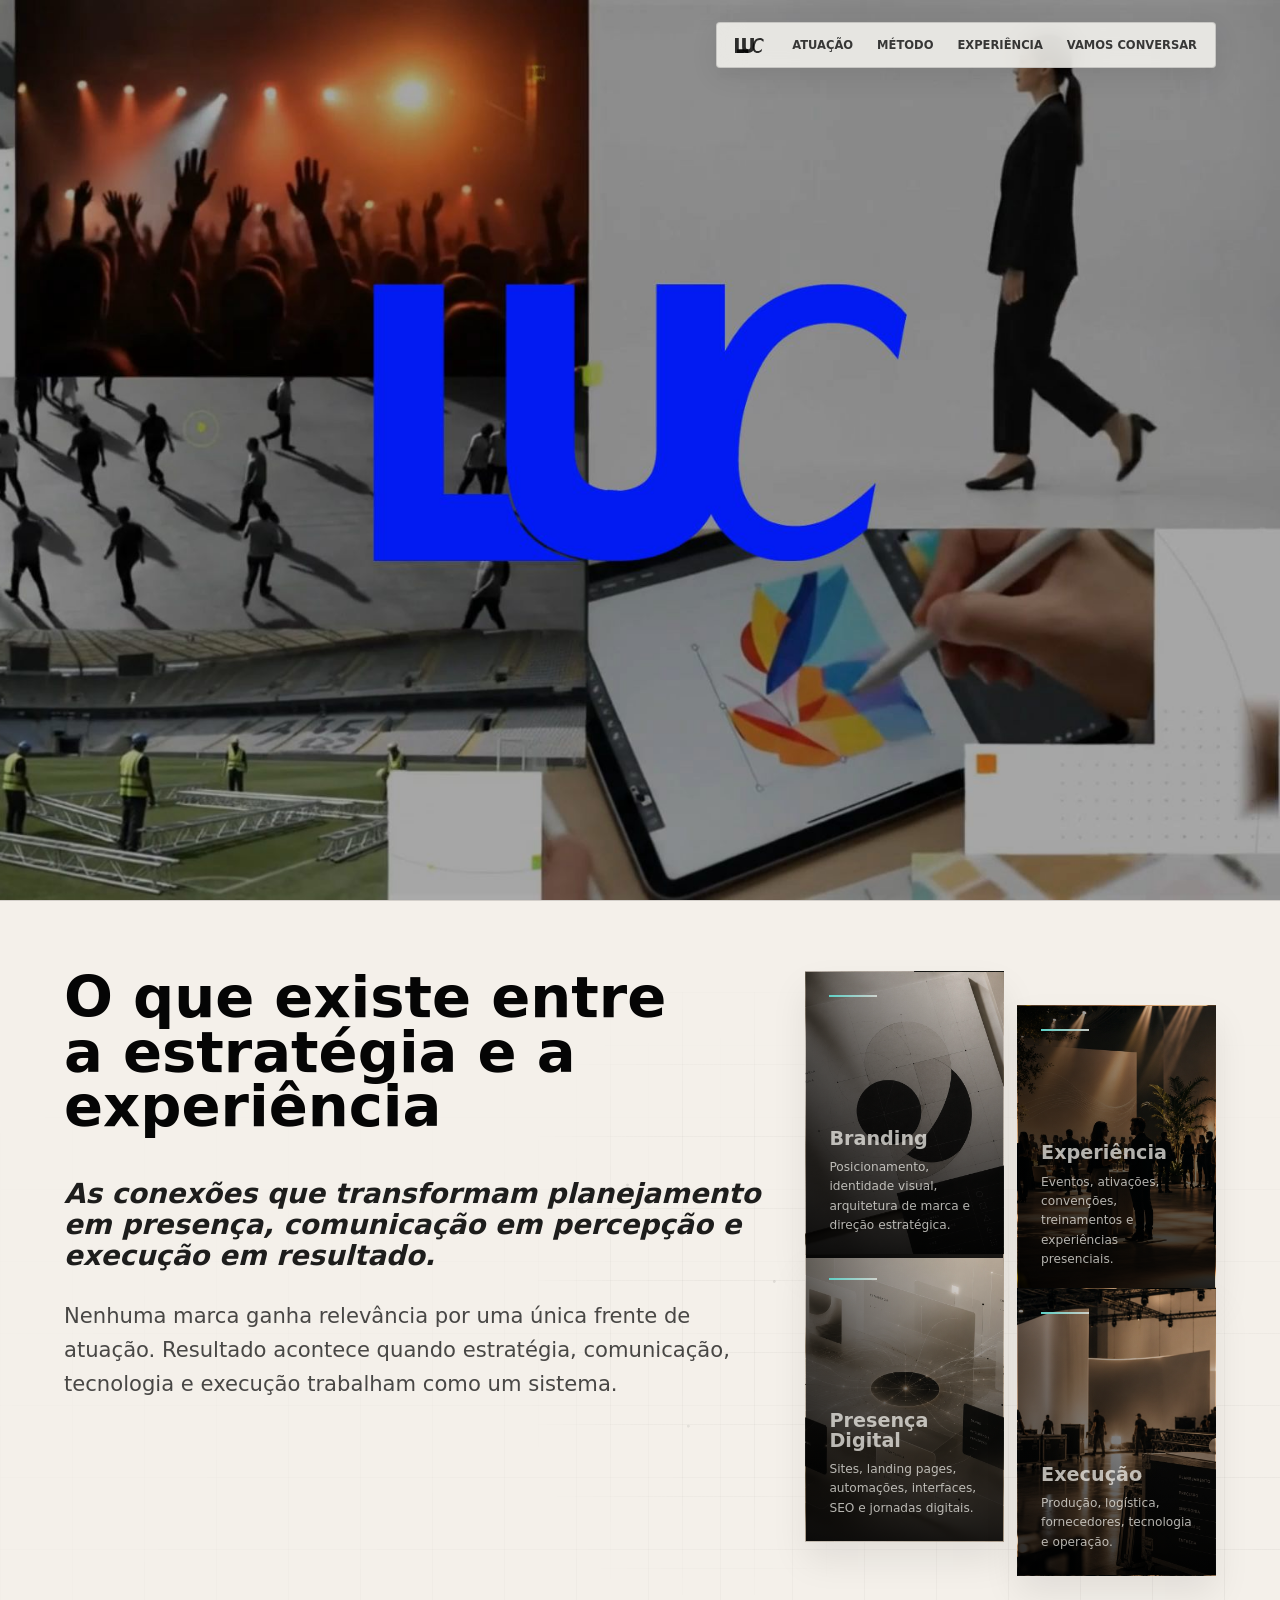
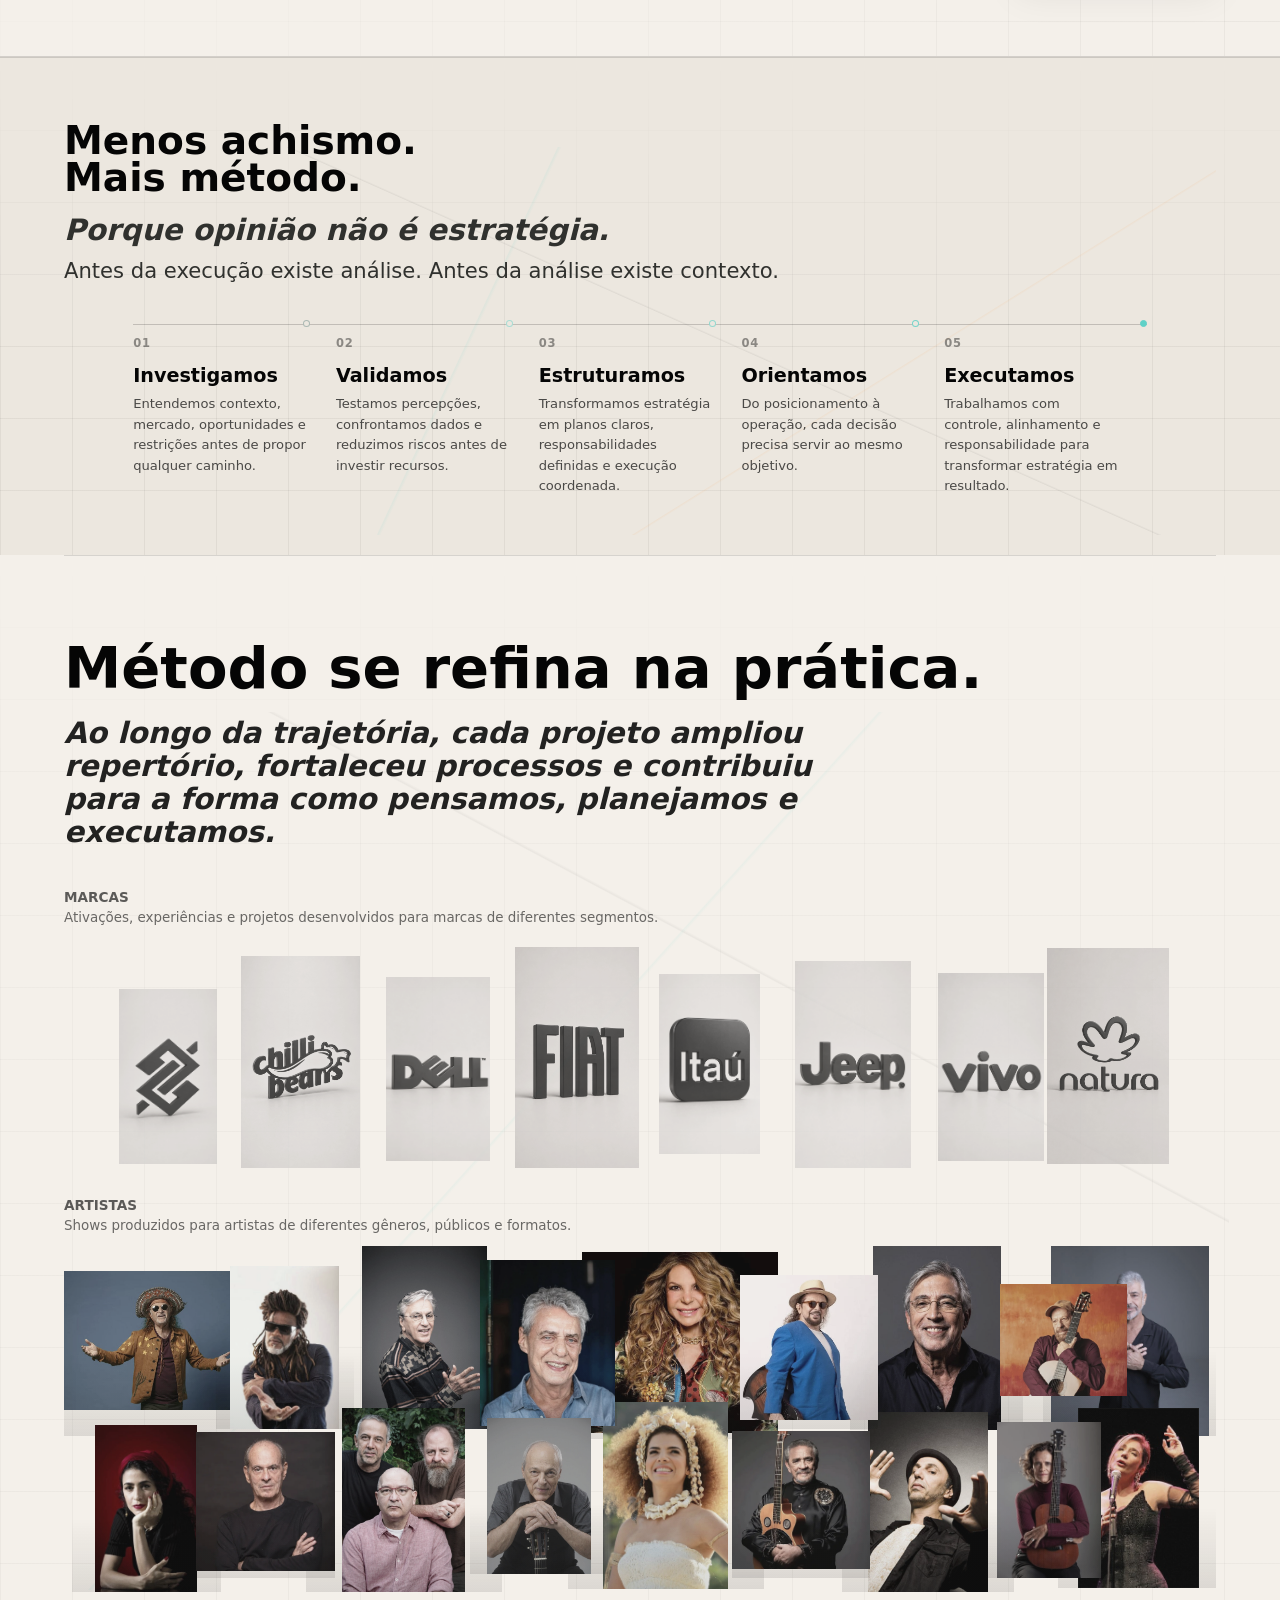
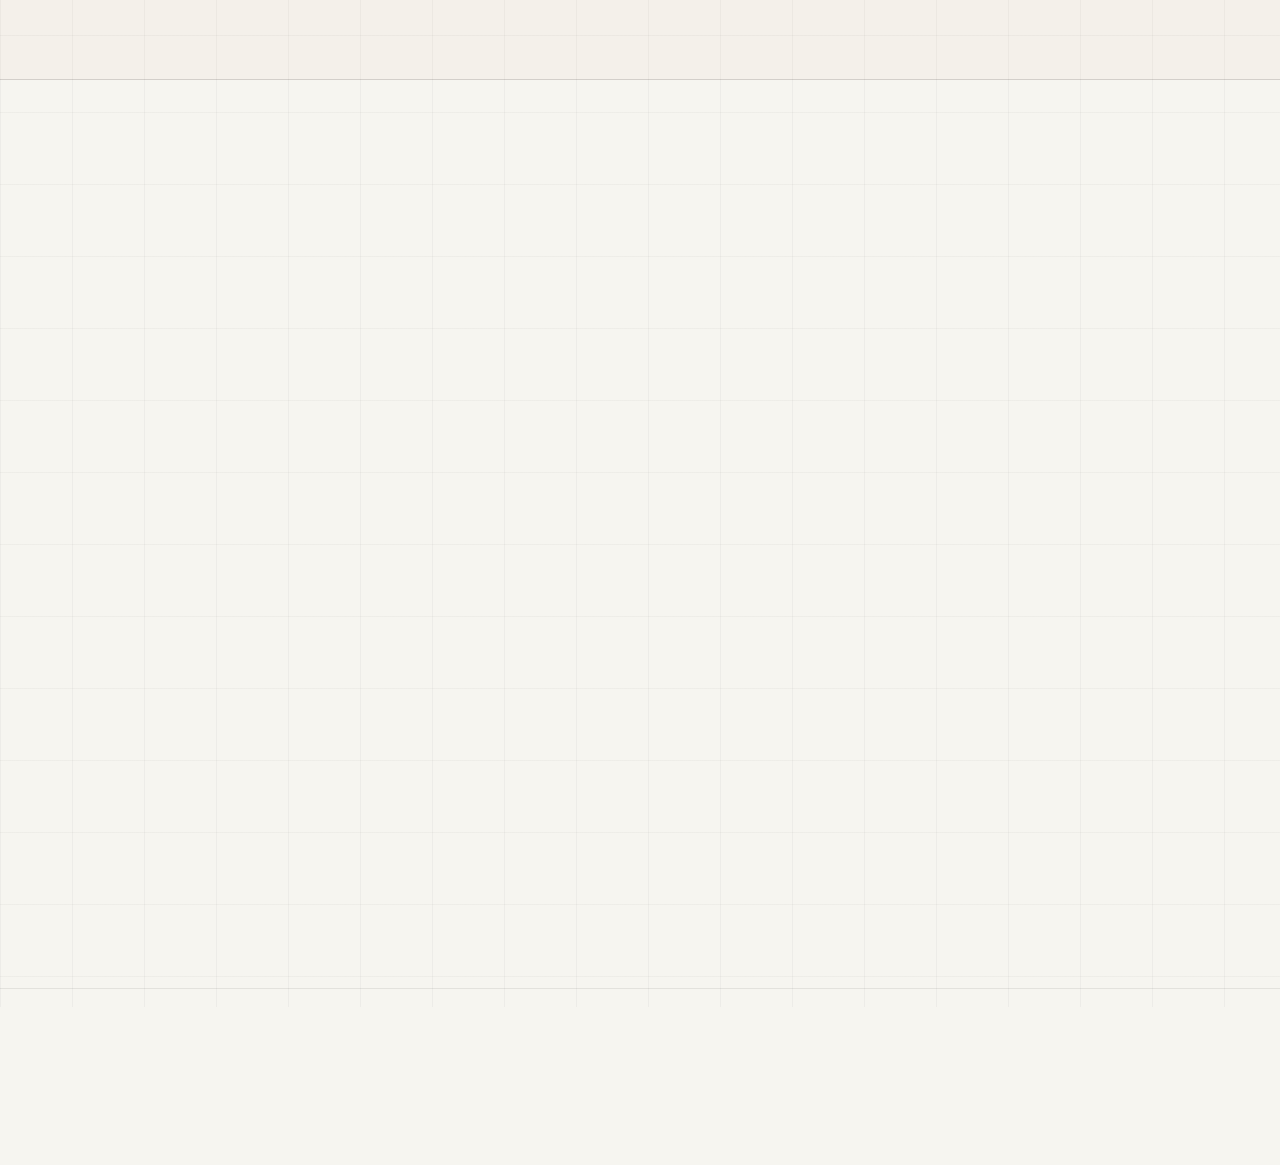
<file: index.html>
<!doctype html>
<html lang="pt-BR">
  <head>
    <meta charset="utf-8" />
    <meta name="viewport" content="width=device-width, initial-scale=1" />
    <title>LUC Creative & Co | Branding, Eventos e Tecnologia</title>
    <meta
      name="description"
      content="Estratégia e criatividade. Com tecnologia aplicada. Tudo o que sua marca precisa para transformar planejamento em presença, comunicação em percepção e execução em resultado."
    />
    <meta name="robots" content="index, follow, max-image-preview:large" />
    <meta name="referrer" content="strict-origin-when-cross-origin" />
    <meta name="theme-color" content="#f4f0ea" />
    <link rel="canonical" href="https://somosluc.com.br/" />
    <link rel="icon" href="assets/favicon-luc-site.svg?v=1" type="image/svg+xml" />
    <link rel="manifest" href="site.webmanifest" />
    <meta property="og:locale" content="pt_BR" />
    <meta property="og:type" content="website" />
    <meta property="og:site_name" content="LUC Creative & Co" />
    <meta property="og:title" content="LUC Creative & Co | Branding, Eventos e Tecnologia" />
    <meta
      property="og:description"
      content="Estratégia e criatividade. Com tecnologia aplicada. Tudo o que sua marca precisa para transformar planejamento em presença, comunicação em percepção e execução em resultado."
    />
    <meta property="og:url" content="https://somosluc.com.br/" />
    <meta property="og:image" content="https://somosluc.com.br/og-image.jpg" />
    <meta property="og:image:type" content="image/jpeg" />
    <meta property="og:image:width" content="1200" />
    <meta property="og:image:height" content="1200" />
    <meta property="og:image:alt" content="LUC Creative & Co" />
    <meta name="twitter:card" content="summary_large_image" />
    <meta name="twitter:title" content="LUC Creative & Co | Branding, Eventos e Tecnologia" />
    <meta
      name="twitter:description"
      content="Estratégia e criatividade. Com tecnologia aplicada. Tudo o que sua marca precisa para transformar planejamento em presença, comunicação em percepção e execução em resultado."
    />
    <meta name="twitter:image" content="https://somosluc.com.br/og-image.jpg" />
    <link rel="stylesheet" href="styles.css?v=contato-definitivo-3" />
    <script type="application/ld+json">
      {
        "@context": "https://schema.org",
        "@type": "Organization",
        "name": "LUC Creative & Co",
        "url": "https://somosluc.com.br/",
        "email": "contato@somosluc.com.br",
        "logo": "https://somosluc.com.br/assets/luc-creative-assinatura.png",
        "description": "Estratégia, branding, comunicação, tecnologia, experiências e execução para construir marcas relevantes."
      }
    </script>
  </head>
  <body>
    <a class="skip-link" href="#presenca">Pular para o conteúdo</a>
    <header class="site-header" aria-label="Navegação principal">
      <nav class="nav-links" aria-label="Seções">
        <a class="nav-home-dot" href="#top" aria-label="Voltar ao início">
          <svg class="nav-home-luc" viewBox="0 0 77.36 40.34" aria-hidden="true">
            <polygon points="0 0 10.14 0 10.14 30.74 23.83 30.74 23.83 40.34 0 40.34 0 0" />
            <path d="M76.12,10.91c-1.61-2.1-3.14-3.51-4.57-4.21-1.43-.71-3.08-1.06-4.93-1.06-4.66,0-8.11,2.03-10.33,6.09-2.22,4.06-3.34,8.7-3.34,13.9,0,3.14.71,5.52,2.12,7.15,1.41,1.62,3.48,2.43,6.2,2.43,2.1,0,4.09-.57,5.96-1.71,1.87-1.15,3.75-2.65,5.64-4.5l-1.24,6.64c-3.6,3.13-7.37,4.69-11.29,4.69s-6.93-1.33-9.38-3.97c-2.42-2.66-3.64-6.49-3.64-11.48,0-6.61,1.69-12.41,5.08-17.4,3.4-4.99,8.25-7.48,14.53-7.48,4.57,0,8.04,1.48,10.44,4.45l-1.24,6.46Z" />
            <rect x="5.38" y="30.59" width="30.2" height="9.74" />
            <path d="M34.28,30.06c.32.02.65.04.97.03-.04.5-.08.98-.08,1.39l.07,4.36c-.16,1.58-.08,3.08.19,4.48-4.28.07-8.94-.71-12.21-3.68-1.59-1.47-2.71-3.58-3.35-6.32l.22.12c4.61,2.5,10.02,2.17,14.19-.39Z" />
            <path d="M19.2,0h9.93v23.63c0,2.39.51,4.07,1.53,5.04,1.03.94,2.52,1.42,4.45,1.42s3.33-.48,4.37-1.44c1.05-.97,1.57-2.64,1.57-5.02V0h9.93v24c0,5.79-1.49,9.97-4.46,12.51-2.96,2.54-6.8,3.82-11.54,3.82-5.14,0-9.05-1.23-11.76-3.69-2.68-2.48-4.02-6.78-4.02-12.88V0Z" />
          </svg>
          <span class="sr-only">Início</span>
        </a>
        <button
          class="nav-toggle"
          type="button"
          aria-expanded="false"
          aria-controls="mobile-navigation"
          aria-label="Abrir menu"
        >
          <span></span>
          <span></span>
          <span></span>
        </button>
        <span class="nav-mobile-links" id="mobile-navigation">
          <a href="#presenca">Atuação</a>
          <a href="#metodo">Método</a>
          <a href="#experiencia">Experiência</a>
          <a href="#iniciar-projeto">VAMOS CONVERSAR</a>
        </span>
      </nav>
    </header>

    <main id="top">
      <section class="hero" aria-labelledby="hero-title">
        <video
          class="hero-video"
          autoplay
          muted
          loop
          playsinline
          preload="metadata"
          poster="assets/hero-poster.jpg?v=1"
          aria-hidden="true"
        >
          <source src="assets/hero-video-mobile.mp4?v=1" type="video/mp4" media="(max-width: 880px)" />
          <source src="assets/hero-video-desktop.mp4?v=1" type="video/mp4" />
        </video>
        <h1 id="hero-title" class="sr-only">
          LUC Creative & Co: estratégia, branding, experiências e execução para marcas
        </h1>
      </section>

      <section class="what" id="presenca" aria-labelledby="what-title">
        <div class="section-heading">
          <h2 id="what-title">O que existe entre<br />a estratégia e a<br />experiência</h2>
        </div>
        <div class="what-intro">
          <p class="what-subheadline">
            As conexões que transformam planejamento em presença, comunicação em percepção e
            execução em resultado.
          </p>
          <p>
            Nenhuma marca ganha relevância por uma única frente de atuação. Resultado acontece
            quando estratégia, comunicação, tecnologia e execução trabalham como um sistema.
          </p>
        </div>
        <div class="what-grid">
          <article class="pillar-branding">
            <div class="card-content-overlay">
              <h3>Branding</h3>
              <p>Posicionamento, identidade visual, arquitetura de marca e direção estratégica.</p>
            </div>
          </article>
          <article class="pillar-experiencia">
            <div class="card-content-overlay">
              <h3>Experiência</h3>
              <p>Eventos, ativações, convenções, treinamentos e experiências presenciais.</p>
            </div>
          </article>
          <article class="pillar-digital">
            <div class="card-content-overlay">
              <h3>Presença Digital</h3>
              <p>Sites, landing pages, automações, interfaces, SEO e jornadas digitais.</p>
            </div>
          </article>
          <article class="pillar-execucao">
            <div class="card-content-overlay">
              <h3>Execução</h3>
              <p>Produção, logística, fornecedores, tecnologia e operação.</p>
            </div>
          </article>
        </div>
      </section>

      <section class="about" id="metodo" aria-labelledby="about-title">
        <div class="section-heading">
          <div class="about-heading-copy">
            <h2 id="about-title">Menos achismo.<br />Mais método.</h2>
            <p>Porque opinião não é estratégia.</p>
          </div>
        </div>
        <div class="about-copy">
          <p>
            Antes da execução existe análise. Antes da análise existe contexto.
          </p>
        </div>
        <ol class="method-flow" aria-label="Etapas do método LUC Creative & Co">
          <li>
            <span class="method-number">01</span>
            <h3>Investigamos</h3>
            <p>Entendemos contexto, mercado, oportunidades e restrições antes de propor qualquer caminho.</p>
          </li>
          <li>
            <span class="method-number">02</span>
            <h3>Validamos</h3>
            <p>Testamos percepções, confrontamos dados e reduzimos riscos antes de investir recursos.</p>
          </li>
          <li>
            <span class="method-number">03</span>
            <h3>Estruturamos</h3>
            <p>Transformamos estratégia em planos claros, responsabilidades definidas e execução coordenada.</p>
          </li>
          <li>
            <span class="method-number">04</span>
            <h3>Orientamos</h3>
            <p>Do posicionamento à operação, cada decisão precisa servir ao mesmo objetivo.</p>
          </li>
          <li>
            <span class="method-number">05</span>
            <h3>Executamos</h3>
            <p>Trabalhamos com controle, alinhamento e responsabilidade para transformar estratégia em resultado.</p>
          </li>
        </ol>
      </section>

      <section class="projects portfolio-projects" id="experiencia" aria-labelledby="experience-title">
        <div class="portfolio-heading">
          <div class="portfolio-heading-copy">
            <h2 id="experience-title">Método se refina na prática.</h2>
            <p class="portfolio-subheadline">
              Ao longo da trajetória, cada projeto ampliou repertório, fortaleceu processos e contribuiu para a forma
              como pensamos, planejamos e executamos.
            </p>
          </div>
        </div>
        <div class="portfolio-mosaic">
          <div class="editorial-territory">
            <div class="territory-heading">
              <h3>Marcas</h3>
              <p>Ativações, experiências e projetos desenvolvidos para marcas de diferentes segmentos.</p>
            </div>
            <div class="editorial-mosaic mosaic-brands" aria-label="Marcas que fazem parte da trajetória">
              <figure class="editorial-item tile-brand-a"><figcaption>Banco do Brasil</figcaption></figure>
              <figure class="editorial-item tile-brand-b"><figcaption>Chilli Beans</figcaption></figure>
              <figure class="editorial-item tile-brand-c"><figcaption>Dell</figcaption></figure>
              <figure class="editorial-item tile-brand-d"><figcaption>Fiat</figcaption></figure>
              <figure class="editorial-item tile-brand-e"><figcaption>Itaú</figcaption></figure>
              <figure class="editorial-item tile-brand-f"><figcaption>Jeep</figcaption></figure>
              <figure class="editorial-item tile-brand-g"><figcaption>Vivo</figcaption></figure>
              <figure class="editorial-item tile-brand-h"><figcaption>Natura</figcaption></figure>
            </div>
          </div>

          <div class="editorial-territory">
            <div class="territory-heading">
              <h3>Artistas</h3>
              <p>Shows produzidos para artistas de diferentes gêneros, públicos e formatos.</p>
            </div>
            <div class="editorial-mosaic mosaic-artists" aria-label="Artistas que fazem parte da trajetória">
              <figure class="editorial-item tile-artist-a"><figcaption><strong>Alceu</strong><span>Valença</span></figcaption></figure>
              <figure class="editorial-item tile-artist-b"><figcaption><strong>Carlinhos</strong><span>Brown</span></figcaption></figure>
              <figure class="editorial-item tile-artist-c"><figcaption><strong>Caetano</strong><span>Veloso</span></figcaption></figure>
              <figure class="editorial-item tile-artist-d"><figcaption><strong>Chico</strong><span>Buarque</span></figcaption></figure>
              <figure class="editorial-item tile-artist-e"><figcaption><strong>Elba</strong><span>Ramalho</span></figcaption></figure>
              <figure class="editorial-item tile-artist-f"><figcaption><strong>Geraldo</strong><span>Azevedo</span></figcaption></figure>
              <figure class="editorial-item tile-artist-g"><figcaption><strong>Ivan</strong><span>Lins</span></figcaption></figure>
              <figure class="editorial-item tile-artist-h"><figcaption><strong>João</strong><span>Bosco</span></figcaption></figure>
              <figure class="editorial-item tile-artist-i"><figcaption><strong>Lulu</strong><span>Santos</span></figcaption></figure>
              <figure class="editorial-item tile-artist-j"><figcaption><strong>Marisa</strong><span>Monte</span></figcaption></figure>
              <figure class="editorial-item tile-artist-k"><figcaption><strong>Ney</strong><span>Matogrosso</span></figcaption></figure>
              <figure class="editorial-item tile-artist-l"><figcaption><strong>Os Paralamas</strong><span>do Sucesso</span></figcaption></figure>
              <figure class="editorial-item tile-artist-m"><figcaption><strong>Toquinho</strong></figcaption></figure>
              <figure class="editorial-item tile-artist-n"><figcaption><strong>Vanessa</strong><span>da Mata</span></figcaption></figure>
              <figure class="editorial-item tile-artist-o"><figcaption><strong>Zé</strong><span>Ramalho</span></figcaption></figure>
              <figure class="editorial-item tile-artist-p"><figcaption><strong>Zeca</strong><span>Baleiro</span></figcaption></figure>
              <figure class="editorial-item tile-artist-q"><figcaption><strong>Zélia</strong><span>Duncan</span></figcaption></figure>
              <figure class="editorial-item tile-artist-r"><figcaption><strong>Zizi</strong><span>Possi</span></figcaption></figure>
            </div>
          </div>
        </div>
      </section>

      <section class="contact" id="iniciar-projeto" aria-labelledby="contact-title">
        <div>
          <div class="contact-heading-copy">
            <h2 id="contact-title">O próximo projeto<br />começa com uma<br />conversa.</h2>
            <p class="contact-subheadline">Entender vem antes de propor.</p>
            <p class="contact-intro">
              Por isso, antes de falar sobre caminhos, buscamos compreender objetivos, prioridades e possibilidades.
            </p>
            <p class="contact-bridge">Conte-nos agora por onde devemos começar.</p>
            <img
              class="contact-signature"
              src="assets/logo-luc-3.svg?v=1"
              alt="LUC Creative & Co"
              width="265"
              height="83"
              loading="lazy"
              decoding="async"
            />
          </div>
        </div>
        <form
          id="contact-form"
          class="contact-form"
          action="mailto:contato@somosluc.com.br"
          method="post"
          enctype="text/plain"
          data-endpoint="https://script.google.com/macros/s/AKfycbyWKZT2C9OB0r_PVm5gpXtUp2uUIAJupB7f3hqzKwvX26mOUcXtq4gixX3EGaMQ2Ols/exec"
        >
          <input name="servico" type="hidden" value="Início de conversa pelo site LUC Creative & Co" />
          <label class="form-trap" aria-hidden="true">
            <span>Website</span>
            <input name="website" type="text" tabindex="-1" autocomplete="off" />
          </label>
          <label>
            <span>Nome</span>
            <input name="nome" type="text" autocomplete="name" maxlength="120" required />
          </label>
          <label>
            <span>Empresa ou projeto</span>
            <input name="empresa" type="text" autocomplete="organization" maxlength="160" required />
          </label>
          <fieldset class="contact-choice contact-priority full">
            <legend>Qual você acredita ser a sua maior prioridade hoje?</legend>
            <div class="contact-options">
              <label><input name="prioridade" type="radio" value="Branding" required /><span>Branding</span></label>
              <label><input name="prioridade" type="radio" value="Comunicação" /><span>Comunicação</span></label>
              <label><input name="prioridade" type="radio" value="Presença Digital" /><span>Presença Digital</span></label>
              <label><input name="prioridade" type="radio" value="Eventos e Ativações" /><span>Eventos e Ativações</span></label>
              <label><input name="prioridade" type="radio" value="Tecnologia" /><span>Tecnologia</span></label>
              <label><input name="prioridade" type="radio" value="Ainda não sei" /><span>Ainda não sei</span></label>
            </div>
          </fieldset>
          <label>
            <span>WhatsApp</span>
            <input name="telefone" type="tel" autocomplete="tel" maxlength="25" required />
          </label>
          <label>
            <span>E-mail</span>
            <input name="email" type="email" autocomplete="email" maxlength="160" required />
          </label>
          <label class="full">
            <span>Existe um prazo importante para este projeto?</span>
            <input name="prazo" type="text" maxlength="160" required />
          </label>
          <label class="full">
            <span>O que podemos construir juntos?</span>
            <textarea name="mensagem" rows="5" maxlength="3000" required></textarea>
          </label>
          <label class="contact-consent full">
            <input id="contact-lgpd" name="lgpd" type="checkbox" required />
            <span>
              Concordo que meus dados sejam utilizados pela LUC Creative & Co para responder a esta solicitação,
              conforme a <a href="privacidade.html">Política de Privacidade</a>.
            </span>
          </label>
          <button id="contact-submit" class="button button-primary" type="submit">
            Iniciar conversa
          </button>
          <p id="contact-status" class="contact-status full" role="status" aria-live="polite"></p>
        </form>
        <img
          class="contact-signature-mobile"
          src="assets/logo-luc-3.svg?v=1"
          alt="LUC Creative & Co"
          width="265"
          height="83"
          loading="lazy"
          decoding="async"
        />
      </section>
    </main>
    <footer class="site-footer">
      <p>© 2026 LUC. Todos os direitos reservados. <a href="privacidade.html">Privacidade</a></p>
    </footer>
    <script src="script.js?v=mobile-menu-experiencia-2" defer></script>
  </body>
</html>
</file>
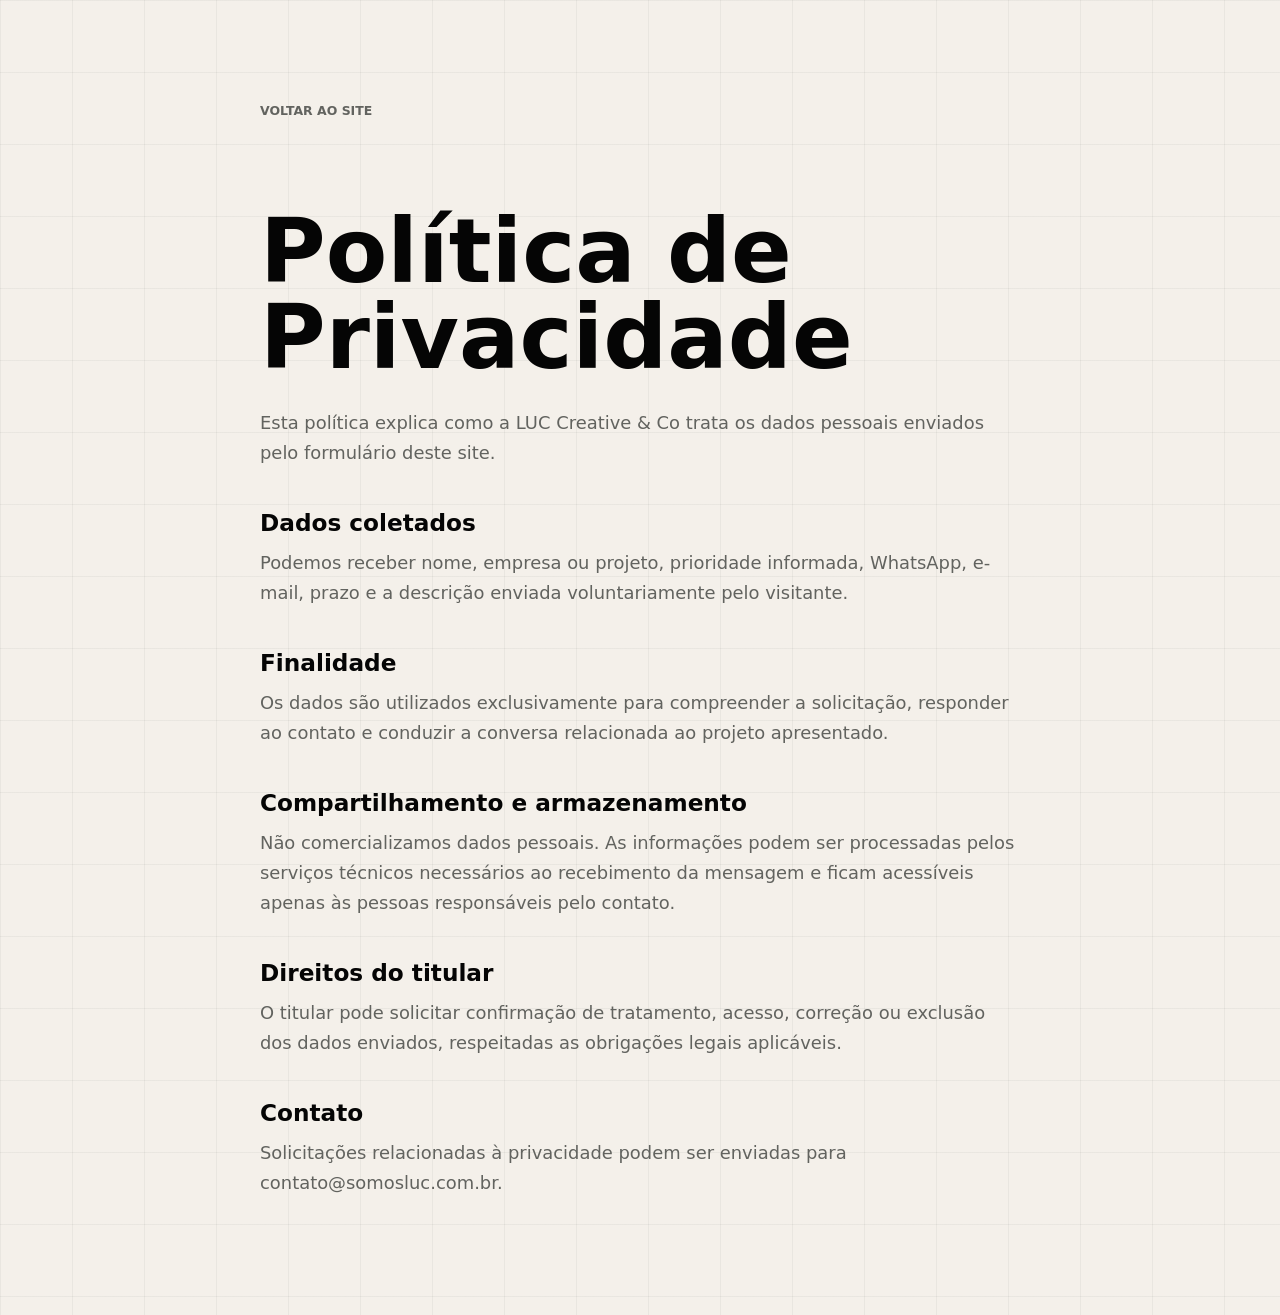
<file: privacidade.html>
<!doctype html>
<html lang="pt-BR">
  <head>
    <meta charset="utf-8" />
    <meta name="viewport" content="width=device-width, initial-scale=1" />
    <title>Política de Privacidade | LUC Creative & Co</title>
    <meta
      name="description"
      content="Política de Privacidade da LUC Creative & Co para os dados enviados pelo formulário de contato."
    />
    <meta name="robots" content="index, follow" />
    <meta name="theme-color" content="#f4f0ea" />
    <link rel="canonical" href="https://somosluc.com.br/privacidade.html" />
    <link rel="icon" href="assets/favicon-luc-site.svg?v=1" type="image/svg+xml" />
    <link rel="stylesheet" href="styles.css?v=contato-definitivo-3" />
  </head>
  <body>
    <main class="privacy-page">
      <article class="privacy-content">
        <a class="privacy-back" href="index.html#iniciar-projeto">Voltar ao site</a>
        <h1>Política de Privacidade</h1>
        <p>
          Esta política explica como a LUC Creative & Co trata os dados pessoais enviados pelo formulário deste
          site.
        </p>

        <h2>Dados coletados</h2>
        <p>
          Podemos receber nome, empresa ou projeto, prioridade informada, WhatsApp, e-mail, prazo e a descrição
          enviada voluntariamente pelo visitante.
        </p>

        <h2>Finalidade</h2>
        <p>
          Os dados são utilizados exclusivamente para compreender a solicitação, responder ao contato e conduzir
          a conversa relacionada ao projeto apresentado.
        </p>

        <h2>Compartilhamento e armazenamento</h2>
        <p>
          Não comercializamos dados pessoais. As informações podem ser processadas pelos serviços técnicos
          necessários ao recebimento da mensagem e ficam acessíveis apenas às pessoas responsáveis pelo contato.
        </p>

        <h2>Direitos do titular</h2>
        <p>
          O titular pode solicitar confirmação de tratamento, acesso, correção ou exclusão dos dados enviados,
          respeitadas as obrigações legais aplicáveis.
        </p>

        <h2>Contato</h2>
        <p>
          Solicitações relacionadas à privacidade podem ser enviadas para
          <a href="mailto:contato@somosluc.com.br">contato@somosluc.com.br</a>.
        </p>
      </article>
    </main>
  </body>
</html>
</file>
<file: styles.css>
:root {
  --paper: #f6f5f0;
  --hero-paper: #fefefe;
  --ink: #070707;
  --muted: #62635f;
  --line: rgba(7, 7, 7, 0.14);
  --mist: #e3e7e2;
  --tech: #5fd1c7;
  --violet: #8a8ae6;
  --signal: #d8ddd8;
  --white: #ffffff;
}

* {
  box-sizing: border-box;
}

html {
  scroll-behavior: smooth;
}

body {
  margin: 0;
  background:
    linear-gradient(90deg, rgba(7, 7, 7, 0.035) 1px, transparent 1px),
    linear-gradient(180deg, rgba(7, 7, 7, 0.03) 1px, transparent 1px),
    var(--paper);
  background-size: 72px 72px;
  color: var(--ink);
  font-family:
    Inter, ui-sans-serif, system-ui, -apple-system, BlinkMacSystemFont, "Segoe UI", sans-serif;
  letter-spacing: 0;
}

a {
  color: inherit;
  text-decoration: none;
}

.site-header {
  position: fixed;
  top: 0;
  right: 0;
  left: 0;
  z-index: 10;
  display: flex;
  align-items: center;
  justify-content: flex-end;
  gap: 24px;
  min-height: 72px;
  padding: 22px clamp(20px, 5vw, 72px) 10px;
  border-bottom: 0;
  background: transparent;
  backdrop-filter: none;
  pointer-events: none;
}

.nav-links {
  display: flex;
  align-items: center;
  justify-content: flex-end;
  flex-wrap: wrap;
  gap: 10px clamp(14px, 2vw, 24px);
  padding: 7px clamp(12px, 1.5vw, 18px);
  border: 1px solid rgba(7, 7, 7, 0.14);
  border-radius: 4px;
  background: rgba(246, 245, 240, 0.86);
  box-shadow: 0 8px 28px rgba(7, 7, 7, 0.08);
  color: rgba(7, 7, 7, 0.78);
  font-size: 0.72rem;
  font-weight: 650;
  text-transform: uppercase;
  backdrop-filter: blur(14px);
  pointer-events: auto;
}

.nav-mobile-links {
  display: contents;
}

.nav-toggle {
  display: none;
}

.sr-only {
  position: absolute;
  width: 1px;
  height: 1px;
  padding: 0;
  overflow: hidden;
  clip: rect(0, 0, 0, 0);
  white-space: nowrap;
  border: 0;
}

.skip-link {
  position: fixed;
  top: 12px;
  left: 12px;
  z-index: 100;
  padding: 10px 14px;
  border: 1px solid rgba(5, 5, 5, 0.28);
  border-radius: 3px;
  background: #f4f0ea;
  color: #050505;
  font-size: 0.78rem;
  font-weight: 700;
  transform: translateY(-160%);
  transition: transform 180ms ease;
}

.skip-link:focus {
  transform: translateY(0);
}

.nav-links a {
  position: relative;
  padding-block: 8px;
  transition:
    color 0.25s ease,
    opacity 0.25s ease,
    transform 0.25s ease;
}

.nav-links a:hover {
  color: #050505;
  opacity: 0.88;
  transform: translateY(-1px);
}

.nav-home-dot {
  display: inline-flex;
  flex: 0 0 auto;
  align-items: center;
  justify-content: center;
  width: auto;
  height: 15px;
  min-width: 0;
  min-height: 15px;
  margin-right: clamp(2px, 0.35vw, 5px);
  padding: 0 !important;
  border: 0;
  border-radius: 0;
  background: transparent;
  color: rgba(5, 5, 5, 0.82);
  cursor: pointer;
  opacity: 1;
  transition:
    color 0.25s ease,
    opacity 0.25s ease,
    transform 0.25s ease;
  transform: translateY(0);
}

.nav-home-dot:hover {
  background: transparent;
  color: #050505;
  opacity: 0.88;
  transform: translateY(-1px);
}

.nav-home-dot:focus-visible {
  outline: 2px solid rgba(5, 5, 5, 0.72);
  outline-offset: 4px;
}

.nav-links a:focus-visible,
.button:focus-visible {
  outline: 2px solid rgba(5, 5, 5, 0.72);
  outline-offset: 4px;
}

.nav-home-luc {
  display: block;
  width: auto;
  height: 15px;
  fill: currentColor;
}

.nav-links a::after {
  display: none;
}

.nav-home-dot::after {
  display: none;
}

.hero {
  position: relative;
  display: grid;
  place-items: center;
  min-height: 100svh;
  padding: clamp(78px, 7vw, 110px) clamp(20px, 5vw, 72px) clamp(44px, 6vw, 72px);
  background: #050505;
  overflow: hidden;
  isolation: isolate;
}

.hero::before {
  display: none;
}

.hero::after {
  display: none;
}

.hero-video {
  position: absolute;
  inset: 0;
  z-index: 0;
  width: 100%;
  height: 100%;
  object-fit: cover;
  object-position: center;
  transform: none;
  pointer-events: none;
}

.what,
.about,
.portfolio-projects,
.contact,
.site-footer {
  content-visibility: auto;
}

.what,
.about {
  contain-intrinsic-size: auto 900px;
}

.portfolio-projects {
  contain-intrinsic-size: auto 1350px;
}

.contact {
  contain-intrinsic-size: auto 900px;
}

.hero-content,
.what,
.about,
.projects,
.contact {
  position: relative;
  z-index: 1;
}

.hero-actions .button-primary {
  border: 1px solid rgba(7, 7, 7, 0.14);
  background: rgba(246, 245, 240, 0.86);
  box-shadow: 0 8px 28px rgba(7, 7, 7, 0.08);
  color: rgba(7, 7, 7, 0.78);
  backdrop-filter: blur(14px);
}

.hero-actions .button-primary::after {
  content: none;
}

@keyframes orbit-slow {
  from {
    transform: translate(-50%, -12%) scale(1) rotate(0deg);
  }

  to {
    transform: translate(-42%, -3%) scale(1.12) rotate(11deg);
  }
}

@keyframes tech-drift {
  from {
    transform: translateX(0);
  }

  to {
    transform: translateX(-10%) translateY(-7%) skewX(-3deg);
  }
}

@keyframes grid-float-a {
  from {
    transform: translate3d(0, 0, 0);
  }

  to {
    transform: translate3d(-34px, 24px, 0) rotate(3deg);
  }
}

@keyframes grid-float-b {
  from {
    transform: rotate(-8deg) translate3d(0, 0, 0);
  }

  to {
    transform: rotate(3deg) translate3d(36px, -26px, 0);
  }
}

@keyframes cell-pulse {
  from {
    opacity: 0.35;
  }

  to {
    opacity: 0.95;
  }
}

@keyframes line-sweep {
  from {
    transform: translateX(-18%) rotate(-8deg) scaleX(0.72);
    opacity: 0.18;
  }

  to {
    transform: translateX(18%) rotate(6deg) scaleX(1.1);
    opacity: 0.68;
  }
}

@keyframes scan-drop {
  0% {
    transform: translateY(-100%);
    opacity: 0;
  }

  18% {
    opacity: 0.8;
  }

  52% {
    opacity: 0.18;
  }

  100% {
    transform: translateY(100%);
    opacity: 0;
  }
}

h1,
h2,
h3,
p {
  margin-top: 0;
}

h1 {
  max-width: 980px;
  margin-bottom: 24px;
  font-size: clamp(3rem, 8vw, 8.2rem);
  font-weight: 760;
  line-height: 0.9;
}

h1.sr-only {
  margin: 0;
}

.hero-actions,
.contact {
  display: flex;
  flex-wrap: wrap;
  gap: 12px;
  align-items: center;
}

.button {
  display: inline-flex;
  align-items: center;
  justify-content: center;
  min-height: 48px;
  padding: 0 20px;
  border: 1px solid var(--ink);
  border-radius: 4px;
  font-size: 0.86rem;
  font-weight: 720;
  text-transform: uppercase;
  transition:
    background 180ms ease,
    color 180ms ease,
    transform 180ms ease;
}

.button:hover {
  transform: translateY(-2px);
}

.button-primary {
  background: var(--ink);
  color: var(--white);
}

.what {
  position: relative;
  display: grid;
  grid-template-areas:
    "heading cards"
    "intro cards";
  grid-template-columns: minmax(0, 1.45fr) minmax(340px, 0.85fr);
  grid-template-rows: auto 1fr;
  column-gap: clamp(18px, 3.2vw, 54px);
  align-items: start;
  padding: clamp(34px, 5.5vw, 70px) clamp(20px, 5vw, 72px) clamp(52px, 8vw, 96px);
  border-block: 1px solid var(--line);
  background-color: #f4f0ea;
  color: #050505;
  isolation: isolate;
}

.what::before {
  position: absolute;
  inset: 0;
  z-index: 0;
  content: "";
  background-image:
    linear-gradient(rgba(5, 5, 5, 0.045) 1px, transparent 1px),
    linear-gradient(90deg, rgba(5, 5, 5, 0.045) 1px, transparent 1px);
  background-size: 72px 72px;
  -webkit-mask-image:
    linear-gradient(to top, #000 0%, rgba(0, 0, 0, 0.72) 34%, transparent 88%),
    linear-gradient(to right, rgba(0, 0, 0, 0.18) 0%, rgba(0, 0, 0, 0.5) 52%, #000 100%);
  -webkit-mask-composite: source-in;
  mask-image:
    linear-gradient(to top, #000 0%, rgba(0, 0, 0, 0.72) 34%, transparent 88%),
    linear-gradient(to right, rgba(0, 0, 0, 0.18) 0%, rgba(0, 0, 0, 0.5) 52%, #000 100%);
  mask-composite: intersect;
  pointer-events: none;
}

.what::after {
  position: absolute;
  inset: 12% 30% 8% 42%;
  z-index: 0;
  content: "";
  background-image:
    radial-gradient(circle at 25% 32%, rgba(5, 5, 5, 0.12) 0 1px, transparent 1.8px),
    radial-gradient(circle at 66% 48%, rgba(5, 5, 5, 0.1) 0 1px, transparent 1.8px),
    radial-gradient(circle at 42% 72%, rgba(5, 5, 5, 0.09) 0 1px, transparent 1.8px),
    linear-gradient(rgba(5, 5, 5, 0.036) 1px, transparent 1px),
    linear-gradient(90deg, rgba(5, 5, 5, 0.036) 1px, transparent 1px);
  background-size:
    100% 100%,
    100% 100%,
    100% 100%,
    72px 72px,
    72px 72px;
  mask-image: radial-gradient(ellipse at center, #000 0%, rgba(0, 0, 0, 0.72) 46%, transparent 82%);
  pointer-events: none;
}

.what > * {
  position: relative;
  z-index: 1;
}

.what .section-heading,
.about .section-heading {
  grid-template-columns: 1fr;
  gap: clamp(16px, 2.4vw, 28px);
  margin-bottom: clamp(16px, 2.4vw, 28px);
}

.what .section-heading {
  grid-area: heading;
  margin-bottom: clamp(24px, 3.4vw, 44px);
}

.what h2 {
  max-width: none;
  margin-bottom: 0;
  font-size: clamp(1.8rem, 3.2vw, 3.2rem);
  font-weight: 700;
  line-height: 0.95;
}

.what > p,
.what-intro {
  max-width: 760px;
  color: rgba(5, 5, 5, 0.72);
  font-size: clamp(1.05rem, 1.7vw, 1.32rem);
  line-height: 1.6;
}

.what-intro {
  grid-area: intro;
  display: grid;
  gap: clamp(16px, 2.4vw, 28px);
  margin-bottom: 0;
}

.what-intro p {
  margin: 0;
}

.what-intro p:not(.what-subheadline) {
  max-width: 62ch;
}

.what-intro .what-subheadline {
  max-width: 760px;
  color: rgba(5, 5, 5, 0.9);
  font-size: clamp(1.18rem, 2.16vw, 2.05rem);
  font-style: italic;
  font-weight: 580;
  line-height: 1.12;
}

.projects-panel p,
.contact p {
  margin-bottom: 0;
}

.about,
.projects {
  padding: clamp(56px, 9vw, 118px) clamp(20px, 5vw, 72px);
}

.section-heading {
  display: grid;
  grid-template-columns: minmax(120px, 0.28fr) minmax(0, 0.72fr);
  gap: clamp(20px, 5vw, 70px);
  align-items: start;
  margin-bottom: clamp(34px, 6vw, 72px);
}

.section-heading h2,
.contact h2 {
  margin-bottom: 0;
  font-size: clamp(1.8rem, 4.5vw, 4.5rem);
  font-weight: 760;
  line-height: 0.95;
}

.about {
  position: relative;
  display: grid;
  grid-template-areas:
    "heading"
    "copy"
    "flow";
  grid-template-columns: minmax(0, 1fr);
  grid-template-rows: auto;
  align-items: start;
  padding-top: clamp(38px, 5vw, 64px);
  padding-bottom: clamp(22px, 3vw, 40px);
  border-top: 1px solid var(--line);
  background-color: #ece7df;
  color: #050505;
  isolation: isolate;
}

.about::before {
  position: absolute;
  inset: 0;
  z-index: 0;
  content: "";
  background-image:
    linear-gradient(rgba(5, 5, 5, 0.051) 1px, transparent 1px),
    linear-gradient(90deg, rgba(5, 5, 5, 0.051) 1px, transparent 1px);
  background-size: 72px 72px;
  mask-image: linear-gradient(to bottom, transparent 0%, rgba(0, 0, 0, 0.28) 20%, #000 58%, #000 100%);
  pointer-events: none;
}

.about::after {
  position: absolute;
  inset: 18% 5% 4%;
  z-index: 0;
  content: "";
  background:
    linear-gradient(115deg, transparent 37%, rgba(95, 209, 199, 0.09) 37.1%, transparent 37.35%),
    linear-gradient(24deg, transparent 54%, rgba(5, 5, 5, 0.055) 54.1%, transparent 54.3%),
    linear-gradient(148deg, transparent 67%, rgba(255, 132, 24, 0.065) 67.1%, transparent 67.3%);
  pointer-events: none;
}

.about > * {
  position: relative;
  z-index: 1;
}

.about .section-heading {
  grid-area: heading;
  max-width: 780px;
  margin-bottom: clamp(3px, 0.6vw, 7px);
}

.about .section-heading h2 {
  font-size: clamp(1.8rem, 3.05vw, 3.05rem);
}

.about-copy {
  grid-area: copy;
  display: grid;
  gap: clamp(16px, 2.4vw, 28px);
  max-width: 62ch;
  margin-top: 0;
  color: #30312e;
  font-size: clamp(1.05rem, 1.7vw, 1.32rem);
  line-height: 1.6;
}

.about-copy p {
  margin-bottom: 0;
}

.about-heading-copy {
  display: grid;
  gap: clamp(10px, 1.5vw, 18px);
}

.about-heading-copy p {
  max-width: 760px;
  margin: 0;
  color: #30312e;
  font-size: clamp(1.25rem, 2.3vw, 2.2rem);
  font-style: italic;
  font-weight: 620;
  line-height: 1.12;
}

.method-flow {
  grid-area: flow;
  display: grid;
  grid-template-columns: repeat(5, minmax(0, 1fr));
  width: 88%;
  margin: clamp(20px, 2.8vw, 38px) auto 0;
  padding: 0;
  list-style: none;
  border-top: 1px solid rgba(5, 5, 5, 0.18);
}

.method-flow li {
  --method-progress: 20%;
  position: relative;
  min-height: clamp(165px, 15vw, 215px);
  padding: clamp(7px, 0.9vw, 12px) clamp(16px, 2.2vw, 32px) 0 0;
  color: rgba(5, 5, 5, 0.7);
  transition: color 320ms ease;
}

.method-flow li::before {
  position: absolute;
  top: -2px;
  left: 0;
  width: 0;
  height: 3px;
  content: "";
  background: var(--tech);
  transition: width 420ms ease;
}

.method-flow li:nth-child(2) {
  --method-progress: 40%;
}

.method-flow li:nth-child(3) {
  --method-progress: 60%;
}

.method-flow li:nth-child(4) {
  --method-progress: 80%;
}

.method-flow li:nth-child(5) {
  --method-progress: 100%;
}

.method-flow li::after {
  position: absolute;
  top: -5px;
  right: clamp(14px, 2vw, 28px);
  width: 5px;
  height: 5px;
  content: "";
  border: 1px solid rgba(5, 5, 5, 0.36);
  border-radius: 50%;
  background: #ece7df;
  transition:
    border-color 320ms ease,
    background 320ms ease,
    transform 320ms ease;
}

.method-flow li:nth-child(1)::after {
  border-color: rgba(67, 112, 108, 0.38);
}

.method-flow li:nth-child(2)::after {
  border-color: rgba(95, 209, 199, 0.48);
}

.method-flow li:nth-child(3)::after {
  border-color: rgba(95, 209, 199, 0.62);
}

.method-flow li:nth-child(4)::after {
  border-color: rgba(95, 209, 199, 0.82);
}

.method-flow li:last-child::after {
  right: 0;
  border-color: var(--tech);
  background: var(--tech);
}

.method-flow li:hover {
  color: #050505;
}

.method-flow li:hover::before {
  width: var(--method-progress);
}

.method-flow li:hover + li::after {
  border-color: rgba(95, 209, 199, 0.72);
  background: rgba(95, 209, 199, 0.42);
  transform: scale(1.12);
}

.method-flow li:hover::after {
  border-color: var(--tech);
  background: var(--tech);
  transform: scale(1.25);
}

.method-number {
  display: block;
  margin-bottom: clamp(8px, 1.3vw, 16px);
  color: rgba(5, 5, 5, 0.42);
  font-size: 0.72rem;
  font-weight: 700;
  letter-spacing: 0.08em;
}

.method-flow h3 {
  margin: 0 0 8px;
  color: #050505;
  font-size: clamp(1.05rem, 1.5vw, 1.5rem);
  line-height: 1.04;
}

.method-flow p {
  max-width: 25ch;
  margin: 0;
  font-size: clamp(0.82rem, 0.88vw, 0.96rem);
  line-height: 1.56;
}

.what .eyebrow {
  color: rgba(5, 5, 5, 0.58);
}

.what-grid {
  grid-area: cards;
  display: grid;
  grid-template-columns: repeat(2, minmax(0, 1fr));
  grid-template-rows: repeat(2, minmax(0, 1fr));
  gap: clamp(8px, 1vw, 14px);
  align-self: center;
  height: clamp(495px, 46vw, 630px);
  border: 0;
  background: transparent;
}

.what-grid article {
  position: relative;
  min-height: 0;
  overflow: hidden;
  padding: 0;
  border: 1px solid rgba(5, 5, 5, 0.12);
  background-color: #0c0c0c;
  background-position: center;
  background-size: cover;
  box-shadow: 0 18px 34px rgba(5, 5, 5, 0.08);
  transition:
    background-position 700ms ease,
    transform 380ms ease,
    box-shadow 380ms ease;
}

.what-grid article:nth-child(1) {
  grid-column: 1;
  grid-row: 1;
}

.what-grid article:nth-child(2) {
  grid-column: 2;
  grid-row: 1;
  transform: translateY(34px);
}

.what-grid article:nth-child(3) {
  grid-column: 1;
  grid-row: 2;
  transform: translateY(-18px);
}

.what-grid article:nth-child(4) {
  grid-column: 2;
  grid-row: 2;
  transform: translateY(16px);
}

.what-grid article:hover {
  background-position: center 46%;
  box-shadow: 0 24px 42px rgba(5, 5, 5, 0.14);
}

.what-grid article:nth-child(1):hover {
  transform: translateY(-4px);
}

.what-grid article:nth-child(2):hover {
  transform: translateY(30px);
}

.what-grid article:nth-child(3):hover {
  transform: translateY(-22px);
}

.what-grid article:nth-child(4):hover {
  transform: translateY(12px);
}

.pillar-branding {
  background-image: url("assets/pilar-branding.webp?v=1");
}

.pillar-experiencia {
  background-image: url("assets/pilar-experiencia.webp?v=1");
}

.pillar-digital {
  background-image: url("assets/pilar-digital.webp?v=1");
}

.pillar-execucao {
  background-image: url("assets/pilar-execucao.webp?v=1");
}

.pillar-execucao .card-content-overlay {
  background:
    linear-gradient(180deg, rgba(0, 0, 0, 0.03), rgba(0, 0, 0, 0.76)),
    linear-gradient(90deg, rgba(0, 0, 0, 0.4), transparent 78%);
}

.card-content-overlay {
  position: relative;
  z-index: 1;
  display: flex;
  flex-direction: column;
  justify-content: flex-end;
  min-height: 100%;
  padding: clamp(16px, 1.8vw, 26px);
  background:
    linear-gradient(180deg, rgba(0, 0, 0, 0.08), rgba(0, 0, 0, 0.88)),
    linear-gradient(90deg, rgba(0, 0, 0, 0.52), transparent 78%);
}

.card-content-overlay::before {
  display: block;
  width: 48px;
  height: 2px;
  margin-bottom: auto;
  content: "";
  background: linear-gradient(90deg, var(--tech), rgba(216, 221, 216, 0.88));
}

.what-grid h3 {
  margin-bottom: 10px;
  color: rgba(246, 245, 240, 0.72);
  font-size: clamp(1.05rem, 1.5vw, 1.55rem);
  line-height: 1.02;
}

.what-grid p {
  color: rgba(246, 245, 240, 0.72);
  font-size: clamp(0.76rem, 0.78vw, 0.9rem);
  line-height: 1.58;
}

.what-grid p:last-child {
  margin-bottom: 0;
}

@keyframes scroll-brands {
  from {
    transform: translateX(0);
  }

  to {
    transform: translateX(-50%);
  }
}

.portfolio-projects {
  position: relative;
  padding: 0 clamp(20px, 5vw, 72px) clamp(52px, 7vw, 88px);
  background-color: #f4f0ea;
  color: #050505;
  isolation: isolate;
}

.portfolio-projects::before {
  position: absolute;
  inset: 0;
  z-index: 0;
  content: "";
  background-image:
    linear-gradient(rgba(5, 5, 5, 0.032) 1px, transparent 1px),
    linear-gradient(90deg, rgba(5, 5, 5, 0.032) 1px, transparent 1px);
  background-size: 72px 72px;
  mask-image: linear-gradient(to bottom, transparent 0%, rgba(0, 0, 0, 0.72) 22%, #000 100%);
  pointer-events: none;
}

.portfolio-projects::after {
  position: absolute;
  inset: 14% 4% 8%;
  z-index: 0;
  content: "";
  background:
    linear-gradient(132deg, transparent 42%, rgba(95, 209, 199, 0.07) 42.1%, transparent 42.3%),
    linear-gradient(28deg, transparent 66%, rgba(5, 5, 5, 0.045) 66.1%, transparent 66.3%);
  pointer-events: none;
}

.portfolio-projects > * {
  position: relative;
  z-index: 1;
}

.portfolio-heading {
  width: auto;
  margin-inline: 0;
  padding: clamp(48px, 7vw, 86px) 0 clamp(12px, 1.8vw, 22px);
  border-top: 1px solid rgba(5, 5, 5, 0.12);
  background: transparent;
  color: #050505;
}

.portfolio-heading .eyebrow {
  margin-bottom: clamp(24px, 4vw, 48px);
  color: rgba(246, 245, 240, 0.58);
}

.portfolio-heading-copy {
  max-width: 1040px;
  margin: 0;
}

.portfolio-heading-copy h2 {
  max-width: 1040px;
  margin: 0;
  font-size: clamp(1.8rem, 4.5vw, 4.5rem);
  font-weight: 700;
  line-height: 0.95;
}

.portfolio-subheadline {
  max-width: 760px;
  margin: clamp(12px, 1.6vw, 20px) 0 0;
  color: rgba(5, 5, 5, 0.88);
  font-size: clamp(1.25rem, 2.3vw, 2.2rem);
  font-style: italic;
  font-weight: 580;
  line-height: 1.12;
}

.portfolio-mosaic {
  width: 100%;
  max-width: 1320px;
  margin: clamp(10px, 1.5vw, 18px) auto 0;
  background: transparent;
}

.editorial-territory + .editorial-territory {
  margin-top: clamp(46px, 6vw, 76px);
}

.territory-heading {
  margin-bottom: clamp(7px, 0.8vw, 11px);
}

.territory-heading h3 {
  margin: 0;
  color: rgba(5, 5, 5, 0.64);
  font-size: clamp(0.85rem, 1vw, 1rem);
  font-weight: 650;
  text-transform: uppercase;
}

.territory-heading p {
  max-width: 680px;
  margin: 3px 0 0;
  color: rgba(5, 5, 5, 0.58);
  font-size: clamp(0.84rem, 1vw, 0.98rem);
  line-height: 1.5;
}

.editorial-mosaic {
  display: grid;
  grid-template-columns: repeat(12, minmax(0, 1fr));
  grid-auto-flow: dense;
  gap: 0;
  overflow: hidden;
}

.editorial-item {
  position: relative;
  min-height: 0;
  margin: 0;
  overflow: hidden;
  background-color: rgba(5, 5, 5, 0.06);
  background-position: center;
  background-repeat: no-repeat;
  background-size: cover;
  filter: contrast(0.92) saturate(0.62);
  transform: scale(1);
  transition:
    filter 420ms ease,
    transform 520ms cubic-bezier(0.22, 1, 0.36, 1);
}

.editorial-item::after {
  position: absolute;
  inset: 0;
  content: "";
  background: linear-gradient(180deg, transparent 55%, rgba(5, 5, 5, 0.48));
  opacity: 0.54;
  transition: opacity 420ms ease;
}

.editorial-item figcaption {
  position: absolute;
  z-index: 1;
  right: 12px;
  bottom: 10px;
  left: 12px;
  color: rgba(255, 255, 255, 0.86);
  font-size: clamp(0.68rem, 0.75vw, 0.82rem);
  font-weight: 650;
  opacity: 0.62;
  transform: translateY(3px);
  transition:
    opacity 320ms ease,
    transform 320ms ease;
}

.editorial-item:hover {
  z-index: 20;
  filter: contrast(1) saturate(0.92);
  transform: scale(1.012);
}

.editorial-item:hover::after {
  opacity: 0.28;
}

.editorial-item:hover figcaption {
  opacity: 1;
  transform: translateY(0);
}

.mosaic-brands {
  grid-template-rows: repeat(6, clamp(42px, 4.2vw, 60px));
}

.mosaic-brands .editorial-item:nth-child(1) {
  grid-column: 1 / 5;
  grid-row: 1 / 3;
}

.mosaic-brands .editorial-item:nth-child(2) {
  grid-column: 5 / 8;
  grid-row: 1 / 4;
}

.mosaic-brands .editorial-item:nth-child(3) {
  grid-column: 8 / 13;
  grid-row: 1 / 3;
}

.mosaic-brands .editorial-item:nth-child(4) {
  grid-column: 1 / 4;
  grid-row: 3 / 5;
}

.mosaic-brands .editorial-item:nth-child(5) {
  grid-column: 4 / 8;
  grid-row: 4 / 7;
  translate: -5px -5px;
}

.mosaic-brands .editorial-item:nth-child(6) {
  grid-column: 8 / 10;
  grid-row: 3 / 5;
}

.mosaic-brands .editorial-item:nth-child(7) {
  grid-column: 10 / 13;
  grid-row: 3 / 5;
}

.mosaic-brands .editorial-item:nth-child(8) {
  grid-column: 8 / 13;
  grid-row: 5 / 7;
  translate: -4px -4px;
}

.mosaic-artists {
  grid-auto-rows: clamp(38px, 3.7vw, 52px);
}

.mosaic-artists .editorial-item:nth-child(6n + 1),
.mosaic-artists .editorial-item:nth-child(6n + 5) {
  grid-column: span 3;
  grid-row: span 3;
}

.mosaic-artists .editorial-item:nth-child(4n + 2) {
  translate: -4px 3px;
}

.mosaic-artists .editorial-item:nth-child(5n + 3) {
  translate: 3px -4px;
}

.mosaic-artists .editorial-item:nth-child(7n) {
  translate: -3px -3px;
}

.mosaic-artists .editorial-item:nth-child(6n + 2),
.mosaic-artists .editorial-item:nth-child(6n + 4) {
  grid-column: span 2;
  grid-row: span 2;
}

.mosaic-artists .editorial-item:nth-child(6n + 3) {
  grid-column: span 4;
  grid-row: span 2;
}

.mosaic-artists .editorial-item:nth-child(6n + 6) {
  grid-column: span 3;
  grid-row: span 2;
}

/* Colagem curada: liberdade interna com limite externo controlado. */
.editorial-territory + .editorial-territory {
  margin-top: clamp(34px, 4.5vw, 58px);
}

.editorial-mosaic {
  position: relative;
  display: block;
  width: 100%;
  overflow: hidden;
}

.editorial-item {
  position: absolute;
  translate: none;
}

.editorial-item figcaption {
  opacity: 0;
}

.editorial-item:hover figcaption {
  opacity: 0.86;
}

.mosaic-brands {
  height: clamp(220px, 24vw, 310px);
  overflow: visible;
}

.mosaic-brands .editorial-item {
  background-color: transparent;
  background-size: contain;
  filter: contrast(0.9) saturate(0.42);
}

.mosaic-brands .editorial-item::after,
.mosaic-brands .editorial-item figcaption {
  display: none;
}

.mosaic-brands .editorial-item:nth-child(1) { inset: 5% auto auto 1%; z-index: 2; width: 17%; height: 58%; }
.mosaic-brands .editorial-item:nth-child(2) { inset: 31% auto auto 15%; z-index: 4; width: 14%; height: 57%; }
.mosaic-brands .editorial-item:nth-child(3) { inset: 1% auto auto 29%; z-index: 1; width: 19%; height: 67%; }
.mosaic-brands .editorial-item:nth-child(4) { inset: 42% auto auto 43%; z-index: 3; width: 13%; height: 48%; }
.mosaic-brands .editorial-item:nth-child(5) { inset: 4% auto auto 53%; z-index: 5; width: 17%; height: 62%; }
.mosaic-brands .editorial-item:nth-child(6) { inset: 39% auto auto 68%; z-index: 6; width: 12%; height: 50%; }
.mosaic-brands .editorial-item:nth-child(7) { inset: 2% auto auto 77%; z-index: 3; width: 15%; height: 57%; }
.mosaic-brands .editorial-item:nth-child(8) { inset: 36% 0 auto auto; z-index: 5; width: 17%; height: 58%; }

.mosaic-artists {
  height: clamp(330px, 34vw, 455px);
  overflow: visible;
}

.mosaic-artists .editorial-item {
  background-color: rgba(5, 5, 5, 0.08);
  background-position: center;
  background-size: contain;
}

.mosaic-artists .editorial-item:nth-child(1) { inset: 2% auto auto 0; z-index: 2; width: 13%; height: 43%; }
.mosaic-artists .editorial-item:nth-child(2) { inset: 0 auto auto 12%; z-index: 4; width: 10%; height: 55%; }
.mosaic-artists .editorial-item:nth-child(3) { inset: 6% auto auto 21%; z-index: 3; width: 15%; height: 42%; }
.mosaic-artists .editorial-item:nth-child(4) { inset: 1% auto auto 35%; z-index: 5; width: 10%; height: 52%; }
.mosaic-artists .editorial-item:nth-child(5) { inset: 4% auto auto 44%; z-index: 2; width: 14%; height: 43%; }
.mosaic-artists .editorial-item:nth-child(6) { inset: 0 auto auto 57%; z-index: 5; width: 12%; height: 51%; }
.mosaic-artists .editorial-item:nth-child(7) { inset: 5% auto auto 68%; z-index: 2; width: 10%; height: 48%; }
.mosaic-artists .editorial-item:nth-child(8) { inset: 1% auto auto 77%; z-index: 6; width: 12%; height: 51%; }
.mosaic-artists .editorial-item:nth-child(9) { inset: 6% 0 auto auto; z-index: 3; width: 12%; height: 43%; }
.mosaic-artists .editorial-item:nth-child(10) { inset: auto auto 1% 1%; z-index: 5; width: 12%; height: 48%; }
.mosaic-artists .editorial-item:nth-child(11) { inset: auto auto 5% 12%; z-index: 3; width: 10%; height: 42%; }
.mosaic-artists .editorial-item:nth-child(12) { inset: auto auto 0 21%; z-index: 6; width: 15%; height: 49%; }
.mosaic-artists .editorial-item:nth-child(13) { inset: auto auto 4% 35%; z-index: 2; width: 10%; height: 43%; }
.mosaic-artists .editorial-item:nth-child(14) { inset: auto auto 1% 44%; z-index: 5; width: 14%; height: 49%; }
.mosaic-artists .editorial-item:nth-child(15) { inset: auto auto 5% 57%; z-index: 3; width: 12%; height: 42%; }
.mosaic-artists .editorial-item:nth-child(16) { inset: auto auto 0 68%; z-index: 7; width: 10%; height: 47%; }
.mosaic-artists .editorial-item:nth-child(17) { inset: auto auto 4% 77%; z-index: 6; width: 12%; height: 43%; }
.mosaic-artists .editorial-item:nth-child(18) { inset: auto 0 1% auto; z-index: 7; width: 12%; height: 48%; }

/* Experiência: duas linguagens, um mesmo sistema editorial. */
.portfolio-mosaic {
  max-width: 1380px;
}

.editorial-territory + .editorial-territory {
  margin-top: clamp(18px, 2.2vw, 30px);
}

.mosaic-brands {
  height: clamp(185px, 18vw, 245px);
  overflow: hidden;
}

.mosaic-brands .editorial-item {
  background-color: transparent;
  background-size: contain;
  filter: grayscale(0.28) contrast(0.9) saturate(0.45);
  mix-blend-mode: multiply;
  opacity: 0.84;
}

.mosaic-brands .editorial-item:hover {
  z-index: 10;
  filter: grayscale(0) contrast(1) saturate(0.72);
  opacity: 1;
  transform: scale(1.008);
}

.mosaic-brands .editorial-item:nth-child(1) { inset: auto auto 2% 0; z-index: 2; width: 18%; height: 76%; }
.mosaic-brands .editorial-item:nth-child(2) { inset: auto auto 0 11.5%; z-index: 5; width: 18%; height: 92%; }
.mosaic-brands .editorial-item:nth-child(3) { inset: auto auto 3% 23.5%; z-index: 3; width: 18%; height: 80%; }
.mosaic-brands .editorial-item:nth-child(4) { inset: auto auto 0 35.5%; z-index: 6; width: 18%; height: 96%; }
.mosaic-brands .editorial-item:nth-child(5) { inset: auto auto 4% 47.5%; z-index: 4; width: 18%; height: 78%; }
.mosaic-brands .editorial-item:nth-child(6) { inset: auto auto 0 59.5%; z-index: 7; width: 18%; height: 90%; }
.mosaic-brands .editorial-item:nth-child(7) { inset: auto auto 3% 71.5%; z-index: 3; width: 18%; height: 82%; }
.mosaic-brands .editorial-item:nth-child(8) { inset: auto 0 0 auto; z-index: 6; width: 18%; height: 94%; }

.mosaic-artists {
  height: clamp(275px, 27vw, 370px);
  overflow: hidden;
}

.mosaic-artists .editorial-item {
  background-color: transparent;
  background-position: center;
  background-size: contain;
  filter: contrast(0.9) saturate(0.64);
}

.mosaic-artists .editorial-item::after {
  opacity: 0.22;
}

.mosaic-artists .editorial-item:hover {
  z-index: 20;
  filter: contrast(1) saturate(0.94);
  transform: scale(1.006);
}

.mosaic-artists .editorial-item:nth-child(1) { inset: 0 auto auto 0; z-index: 5; width: 17%; height: 55%; }
.mosaic-artists .editorial-item:nth-child(2) { inset: 5% auto auto 13.5%; z-index: 7; width: 12%; height: 47%; }
.mosaic-artists .editorial-item:nth-child(3) { inset: 0 auto auto 23%; z-index: 4; width: 16%; height: 54%; }
.mosaic-artists .editorial-item:nth-child(4) { inset: 4% auto auto 36%; z-index: 8; width: 12%; height: 48%; }
.mosaic-artists .editorial-item:nth-child(5) { inset: 0 auto auto 45%; z-index: 5; width: 17%; height: 56%; }
.mosaic-artists .editorial-item:nth-child(6) { inset: 5% auto auto 59%; z-index: 7; width: 12%; height: 47%; }
.mosaic-artists .editorial-item:nth-child(7) { inset: 1% auto auto 68.5%; z-index: 4; width: 15%; height: 53%; }
.mosaic-artists .editorial-item:nth-child(8) { inset: 5% auto auto 81%; z-index: 8; width: 11%; height: 47%; }
.mosaic-artists .editorial-item:nth-child(9) { inset: 0 0 auto auto; z-index: 5; width: 15%; height: 55%; }
.mosaic-artists .editorial-item:nth-child(10) { inset: auto auto 0 1%; z-index: 6; width: 13%; height: 49%; }
.mosaic-artists .editorial-item:nth-child(11) { inset: auto auto 4% 11.5%; z-index: 9; width: 12%; height: 44%; }
.mosaic-artists .editorial-item:nth-child(12) { inset: auto auto 0 21%; z-index: 5; width: 17%; height: 53%; }
.mosaic-artists .editorial-item:nth-child(13) { inset: auto auto 4% 35%; z-index: 8; width: 12%; height: 45%; }
.mosaic-artists .editorial-item:nth-child(14) { inset: auto auto 0 44%; z-index: 5; width: 17%; height: 54%; }
.mosaic-artists .editorial-item:nth-child(15) { inset: auto auto 4% 58%; z-index: 8; width: 12%; height: 45%; }
.mosaic-artists .editorial-item:nth-child(16) { inset: auto auto 0 67.5%; z-index: 5; width: 15%; height: 52%; }
.mosaic-artists .editorial-item:nth-child(17) { inset: auto auto 4% 80%; z-index: 9; width: 11%; height: 45%; }
.mosaic-artists .editorial-item:nth-child(18) { inset: auto 0 0 auto; z-index: 6; width: 14%; height: 52%; }

.mosaic-artists .editorial-item figcaption {
  top: 8px;
  right: auto;
  bottom: auto;
  left: 8px;
  width: max-content;
  max-width: calc(100% - 16px);
  padding: 7px 9px;
  background: rgba(5, 5, 5, 0.88);
  color: #f4f0ea;
  font-size: clamp(0.56rem, 0.62vw, 0.72rem);
  font-weight: 650;
  line-height: 1.2;
  opacity: 0;
  overflow-wrap: anywhere;
  pointer-events: none;
  transform: translateY(-4px);
  transition:
    opacity 240ms ease,
    transform 240ms ease;
}

.mosaic-artists .editorial-item:hover figcaption,
.mosaic-artists .editorial-item:focus-visible figcaption {
  opacity: 1;
  transform: translateY(0);
}

.mosaic-artists .editorial-item:hover,
.mosaic-artists .editorial-item:focus-visible {
  z-index: 50;
}

.mosaic-artists .editorial-item:hover figcaption,
.mosaic-artists .editorial-item:focus-visible figcaption {
  z-index: 51;
}

.tile-brand-a,
.tile-brand-b,
.tile-brand-c,
.tile-brand-d,
.tile-brand-e,
.tile-brand-f,
.tile-brand-g,
.tile-brand-h {
  background-position: center;
  background-size: cover;
}

.tile-brand-a {
  background-image: url("assets/marca-bb.webp");
}

.tile-brand-b {
  background-image: url("assets/marca-chilli-beans.webp");
}

.tile-brand-c {
  background-image: url("assets/marca-dell.webp");
}

.tile-brand-d {
  background-image: url("assets/marca-fiat.webp");
}

.tile-brand-e {
  background-image: url("assets/marca-itau.webp");
}

.tile-brand-f {
  background-image: url("assets/marca-jeep.webp");
}

.tile-brand-g {
  background-image: url("assets/marca-vivo.webp");
}

.tile-brand-h {
  background-image: url("assets/marca-natura.webp");
}

.tile-artist-a,
.tile-artist-b,
.tile-artist-c,
.tile-artist-d,
.tile-artist-e,
.tile-artist-f,
.tile-artist-g,
.tile-artist-h,
.tile-artist-i,
.tile-artist-j,
.tile-artist-k,
.tile-artist-l,
.tile-artist-m,
.tile-artist-n,
.tile-artist-o,
.tile-artist-p,
.tile-artist-q,
.tile-artist-r {
  background-position: center;
  background-size: cover;
}

.tile-artist-a {
  background-image: url("assets/artista-alceu.jpg");
}

.tile-artist-b {
  background-image: url("assets/artista-brown.jpg");
}

.tile-artist-c {
  background-image: url("assets/artista-caetano.jpg");
}

.tile-artist-d {
  background-image: url("assets/artista-chico.jpg");
}

.tile-artist-e {
  background-image: url("assets/artista-elba.jpg");
}

.tile-artist-f {
  background-image: url("assets/artista-geraldo.jpg");
}

.tile-artist-g {
  background-image: url("assets/artista-ivan.jpg");
}

.tile-artist-h {
  background-image: url("assets/artista-joao.jpg");
}

.tile-artist-i {
  background-image: url("assets/artista-lulu.jpg");
}

.tile-artist-j {
  background-image: url("assets/artista-marisa.jpg");
}

.tile-artist-k {
  background-image: url("assets/artista-ney.jpg");
}

.tile-artist-l {
  background-image: url("assets/artista-paralamas.jpg");
}

.tile-artist-m {
  background-image: url("assets/artista-toquinho.jpg");
}

.tile-artist-n {
  background-image: url("assets/artista-vanessa.jpg");
}

.tile-artist-o {
  background-image: url("assets/artista-ze.jpg");
}

.tile-artist-p {
  background-image: url("assets/artista-zeca.jpg");
}

.tile-artist-q {
  background-image: url("assets/artista-zelia.jpg");
}

.tile-artist-r {
  background-image: url("assets/artista-zizi.jpg");
}

.contact p {
  color: var(--muted);
  line-height: 1.55;
}

.contact {
  display: grid;
  grid-template-columns: minmax(0, 0.92fr) minmax(420px, 1fr);
  justify-content: space-between;
  align-items: start;
  column-gap: clamp(36px, 5vw, 84px);
  min-height: 420px;
  padding: clamp(34px, 5.5vw, 70px) clamp(20px, 5vw, 72px) clamp(52px, 8vw, 96px);
  border-top: 1px solid var(--line);
}

.contact > div {
  max-width: 850px;
  padding-top: clamp(22px, 3vw, 34px);
}

.contact-heading-copy {
  display: grid;
  gap: clamp(14px, 1.8vw, 22px);
  justify-items: start;
}

.contact-heading-copy .contact-intro {
  max-width: 820px;
  margin-top: 0;
}

.contact-signature {
  display: block;
  width: min(72%, 470px);
  height: auto;
  margin-top: clamp(18px, 2.8vw, 34px);
  object-fit: contain;
  object-position: left center;
}

.contact-signature-mobile {
  display: none;
}

.contact-bridge {
  max-width: none;
  margin: clamp(-8px, -0.5vw, -4px) 0 clamp(14px, 1.8vw, 24px);
  color: var(--muted);
  font-size: clamp(1rem, 1.2vw, 1.12rem);
  font-weight: 600;
  line-height: 1.45;
  white-space: nowrap;
}

.contact-subheadline {
  max-width: 760px;
  color: #30312e;
  font-size: clamp(1.25rem, 2.3vw, 2.2rem);
  font-style: italic;
  font-weight: 620;
  line-height: 1.12;
}

.contact-intro {
  max-width: 760px;
  color: var(--muted);
  font-size: clamp(1.05rem, 1.7vw, 1.32rem);
  line-height: 1.6;
}

.contact-form {
  display: grid;
  grid-template-columns: repeat(2, minmax(0, 1fr));
  gap: 16px;
  width: 100%;
  padding: clamp(22px, 3vw, 34px);
  border: 1px solid var(--line);
  background: rgba(255, 255, 255, 0.24);
}

.contact-form label {
  display: grid;
  gap: 8px;
}

.contact-form .form-trap {
  position: absolute;
  left: -10000px;
  width: 1px;
  height: 1px;
  overflow: hidden;
}

.contact-choice {
  min-width: 0;
  margin: 0;
  padding: clamp(16px, 2vw, 22px);
  border: 1px solid rgba(7, 7, 7, 0.18);
}

.contact-choice legend {
  max-width: 100%;
  padding: 0 8px;
  color: var(--muted);
  font-size: 0.72rem;
  font-weight: 760;
  line-height: 1.45;
  text-transform: uppercase;
}

.contact-options {
  display: flex;
  flex-wrap: wrap;
  gap: 8px 18px;
}

.contact-options label {
  display: flex;
  grid-template-columns: none;
  flex-direction: row;
  gap: 7px;
  align-items: center;
  cursor: pointer;
}

.contact-options label:has(input:focus-visible),
.contact-consent:has(input:focus-visible) {
  outline: 2px solid rgba(95, 209, 199, 0.62);
  outline-offset: 4px;
}

.contact-options label span {
  color: #30312e;
  font-size: 0.78rem;
  font-weight: 620;
  text-transform: none;
}

.contact-form .contact-options input[type="radio"] {
  width: 13px;
  height: 13px;
  min-height: 13px;
  margin: 0;
  padding: 0;
  accent-color: #050505;
}

.contact-priority {
  padding: clamp(20px, 2.4vw, 28px);
  border-color: rgba(5, 5, 5, 0.34);
  background: rgba(244, 240, 234, 0.42);
}

.contact-priority legend {
  color: #050505;
  font-size: clamp(0.76rem, 0.9vw, 0.88rem);
}

.contact-form .full,
.contact-form button {
  grid-column: 1 / -1;
}

.contact-form .contact-consent {
  display: flex;
  grid-template-columns: none;
  flex-direction: row;
  justify-content: flex-start;
  gap: 9px;
  align-items: flex-start;
  width: fit-content;
  max-width: 560px;
  padding-block: 6px;
}

.contact-form .contact-consent input {
  flex: 0 0 auto;
  width: 14px;
  height: 14px;
  min-height: 14px;
  margin: 2px 0 0;
  padding: 0;
  border-radius: 2px;
  accent-color: var(--tech);
}

.contact-form .contact-consent span {
  display: block;
  max-width: 520px;
  color: #4d4f4b;
  font-size: 0.7rem;
  font-weight: 560;
  line-height: 1.4;
  text-transform: none;
}

.contact-form .contact-consent a,
.site-footer a {
  color: inherit;
  text-underline-offset: 3px;
  transition: color 0.2s ease;
}

.contact-form .contact-consent a:hover,
.site-footer a:hover {
  color: var(--ink);
}

.contact-form span {
  color: var(--muted);
  font-size: 0.72rem;
  font-weight: 760;
  text-transform: uppercase;
}

.contact-form input,
.contact-form textarea {
  width: 100%;
  border: 1px solid rgba(7, 7, 7, 0.18);
  border-radius: 4px;
  background: rgba(246, 245, 240, 0.72);
  color: var(--ink);
  font: inherit;
}

.contact-form input {
  min-height: 48px;
  padding: 0 13px;
}

.contact-form textarea {
  min-height: 140px;
  padding: 13px;
  resize: vertical;
}

.contact-form input:focus,
.contact-form textarea:focus {
  outline: 2px solid rgba(95, 209, 199, 0.52);
  outline-offset: 2px;
}

.contact-form button {
  width: 100%;
  cursor: pointer;
}

.contact-form button:disabled {
  cursor: wait;
  opacity: 0.54;
}

.contact-status {
  display: none;
  margin: 0;
  padding-top: 4px;
  color: var(--muted);
  font-size: 0.82rem;
  line-height: 1.45;
}

.contact-status.is-visible {
  display: block;
}

.contact-status[data-state="success"] {
  color: #276a62;
}

.contact-status[data-state="error"] {
  color: #9a342f;
}

.site-footer {
  padding: 8px clamp(20px, 5vw, 72px) 10px;
  border-top: 1px solid rgba(7, 7, 7, 0.08);
  color: rgba(7, 7, 7, 0.46);
  font-size: 0.78rem;
  line-height: 1.4;
  text-align: center;
}

.site-footer p {
  margin: 0;
}

.privacy-page {
  min-height: 100vh;
  padding: clamp(40px, 8vw, 100px) clamp(20px, 8vw, 120px);
  background-color: #f4f0ea;
  background-image:
    linear-gradient(rgba(5, 5, 5, 0.045) 1px, transparent 1px),
    linear-gradient(90deg, rgba(5, 5, 5, 0.045) 1px, transparent 1px);
  background-size: 72px 72px;
  color: #050505;
}

.privacy-content {
  width: min(760px, 100%);
  margin: 0 auto;
}

.privacy-back {
  display: inline-block;
  margin-bottom: clamp(48px, 8vw, 90px);
  color: var(--muted);
  font-size: 0.78rem;
  font-weight: 700;
  text-decoration: none;
  text-transform: uppercase;
}

.privacy-content h1 {
  max-width: 10ch;
  margin: 0 0 28px;
  font-size: clamp(3rem, 7vw, 6rem);
  line-height: 0.96;
}

.privacy-content h2 {
  margin: 42px 0 12px;
  font-size: clamp(1.15rem, 2vw, 1.45rem);
}

.privacy-content p,
.privacy-content li {
  color: var(--muted);
  font-size: clamp(1rem, 1.4vw, 1.15rem);
  line-height: 1.65;
}

.privacy-content ul {
  padding-left: 1.2em;
}

@media (max-width: 880px) {
  .site-header {
    position: fixed;
    align-items: flex-start;
    min-height: auto;
    padding: 14px clamp(14px, 5vw, 22px) 8px;
    display: grid;
  }

  .nav-links {
    display: grid;
    grid-template-columns: auto auto;
    justify-content: space-between;
    width: 100%;
    gap: 0;
    padding: 9px 12px;
    font-size: 0.72rem;
  }

  .nav-home-dot {
    align-self: center;
    height: 18px;
    min-height: 18px;
  }

  .nav-home-luc {
    height: 16px;
  }

  .nav-toggle {
    position: relative;
    display: grid;
    width: 34px;
    height: 30px;
    margin: -6px -5px -6px 0;
    padding: 8px 7px;
    border: 0;
    background: transparent;
    cursor: pointer;
  }

  .nav-toggle span {
    display: block;
    width: 20px;
    height: 1px;
    background: #050505;
    transform-origin: center;
    transition:
      transform 220ms ease,
      opacity 180ms ease;
  }

  .nav-links.is-open .nav-toggle span:nth-child(1) {
    transform: translateY(6px) rotate(45deg);
  }

  .nav-links.is-open .nav-toggle span:nth-child(2) {
    opacity: 0;
  }

  .nav-links.is-open .nav-toggle span:nth-child(3) {
    transform: translateY(-6px) rotate(-45deg);
  }

  .nav-mobile-links {
    display: grid;
    grid-column: 1 / -1;
    grid-template-columns: 1fr;
    max-height: 0;
    overflow: hidden;
    opacity: 0;
    transition:
      max-height 280ms ease,
      opacity 180ms ease,
      padding-top 280ms ease;
  }

  .nav-links.is-open .nav-mobile-links {
    max-height: 220px;
    padding-top: 9px;
    opacity: 1;
  }

  .nav-mobile-links a {
    padding: 9px 0;
    border-top: 1px solid rgba(5, 5, 5, 0.1);
  }

  #presenca,
  #metodo,
  #experiencia,
  #iniciar-projeto {
    scroll-margin-top: 64px;
  }

  .hero {
    grid-template-columns: 1fr;
    min-height: 100svh;
    padding: 86px clamp(20px, 6vw, 42px) 44px;
  }

  .hero-video {
    inset: 0;
    width: 100%;
    height: 100%;
    object-fit: cover;
    object-position: center;
  }

  .hero::before {
    inset: 0;
    width: auto;
    height: auto;
    transform: none;
  }

  h1 {
    font-size: clamp(2.65rem, 10vw, 4.2rem);
    line-height: 0.94;
  }

  .section-heading,
  .what-grid,
  .projects-panel,
  .contact {
    grid-template-columns: 1fr;
  }

  .contact > div {
    padding-top: 0;
  }

  .what {
    grid-template-areas:
      "heading"
      "intro"
      "cards";
    grid-template-columns: 1fr;
    grid-template-rows: auto;
    row-gap: 0;
  }

  .what::after {
    display: none;
  }

  .about {
    grid-template-areas:
      "heading"
      "copy"
      "flow";
    grid-template-columns: 1fr;
    grid-template-rows: auto;
  }

  .about::before {
    mask-image: linear-gradient(to top, #000 0%, transparent 92%);
  }

  .about::after {
    display: none;
  }

  .what-grid {
    grid-template-rows: auto;
    height: auto;
    margin-top: clamp(34px, 7vw, 60px);
  }

  .what-grid article:nth-child(n) {
    grid-column: auto;
    grid-row: auto;
    transform: none;
  }

  .what-grid article:nth-child(n):hover {
    transform: translateY(-4px);
  }

  .method-flow {
    width: 100%;
    grid-template-columns: 1fr;
    margin-top: clamp(34px, 7vw, 54px);
    border-top: 0;
    border-left: 1px solid rgba(5, 5, 5, 0.18);
  }

  .method-flow li {
    min-height: auto;
    padding: 0 0 clamp(34px, 7vw, 54px) clamp(28px, 6vw, 48px);
  }

  .method-flow li::before {
    top: 0;
    left: -2px;
    width: 3px;
    height: 44px;
    transition: height 420ms ease;
  }

  .method-flow li:nth-child(n)::before {
    width: 3px;
    height: 44px;
  }

  .method-flow li::after {
    top: auto;
    right: auto;
    bottom: clamp(18px, 3vw, 28px);
    left: -4px;
  }

  .method-flow li:last-child::after {
    right: auto;
  }

  .method-flow li:hover::before {
    width: 3px;
    height: calc(100% - 12px);
  }

  .method-number {
    margin-bottom: 20px;
  }

  .portfolio-projects {
    padding-inline: clamp(16px, 5vw, 28px);
  }

  .editorial-territory + .editorial-territory {
    margin-top: clamp(38px, 9vw, 58px);
  }

  .editorial-mosaic {
    grid-template-columns: repeat(6, minmax(0, 1fr));
    gap: 0;
  }

  .mosaic-brands {
    position: relative;
    display: grid;
    grid-template-columns: repeat(2, minmax(0, 1fr));
    grid-template-rows: none;
    grid-auto-rows: auto;
    gap: 0;
    height: auto;
    overflow: visible;
  }

  .mosaic-artists {
    position: relative;
    display: grid;
    grid-template-columns: repeat(2, minmax(0, 1fr));
    grid-auto-rows: clamp(150px, 45vw, 190px);
    gap: 3px;
    height: auto;
    overflow: hidden;
  }

  .mosaic-brands .editorial-item:nth-child(n) {
    position: relative;
    inset: auto;
    z-index: auto;
    grid-column: auto;
    grid-row: auto;
    aspect-ratio: 9 / 16;
    translate: none;
    width: auto;
    height: auto;
    background-color: transparent;
    background-position: center;
    background-size: contain;
    filter: none;
    opacity: 1;
    mix-blend-mode: normal;
    -webkit-mask-image: none;
    mask-image: none;
    transform: none;
    transition: none;
  }

  .mosaic-artists .editorial-item:nth-child(n) {
    position: relative;
    inset: auto;
    z-index: auto;
    grid-column: auto;
    grid-row: auto;
    width: auto;
    height: auto;
    translate: none;
    background-size: cover;
    filter: none;
    opacity: 1;
    transform: none;
    transition: none;
  }

  .mosaic-artists .editorial-item:nth-child(5n + 1),
  .mosaic-artists .editorial-item:nth-child(7n) {
    grid-row: span 2;
  }

  .mosaic-brands .editorial-item:hover,
  .mosaic-brands .editorial-item:focus-visible,
  .mosaic-artists .editorial-item:hover,
  .mosaic-artists .editorial-item:focus-visible {
    z-index: auto;
    transform: none;
  }

  .mosaic-brands .editorial-item:hover,
  .mosaic-brands .editorial-item:focus-visible {
    filter: none;
    opacity: 1;
  }

  .mosaic-artists .editorial-item:hover,
  .mosaic-artists .editorial-item:focus-visible {
    filter: none;
    opacity: 1;
  }

  .mosaic-artists .editorial-item::after {
    display: none;
  }

  .mosaic-artists .editorial-item figcaption {
    display: grid;
    top: auto;
    right: auto;
    bottom: 8px;
    left: 8px;
    gap: 1px;
    width: max-content;
    max-width: calc(100% - 16px);
    padding: 6px 8px;
    background: rgba(5, 5, 5, 0.86);
    color: #f4f0ea;
    font-size: 0.66rem;
    line-height: 1.08;
    opacity: 1;
    transform: none;
  }

  .mosaic-artists .editorial-item figcaption strong,
  .mosaic-artists .editorial-item figcaption span {
    display: block;
  }

  .mosaic-artists .editorial-item figcaption strong {
    font-weight: 760;
  }

  .mosaic-artists .editorial-item figcaption span {
    font-weight: 420;
  }

  .contact-signature {
    display: none;
  }

  .contact-bridge {
    display: block;
    max-width: 34ch;
    margin: clamp(-10px, -2vw, -6px) 0 clamp(18px, 5vw, 28px);
    color: var(--muted);
    font-size: clamp(1rem, 4.4vw, 1.16rem);
    font-weight: 600;
    line-height: 1.5;
    white-space: normal;
  }

  .contact-signature-mobile {
    display: block;
    width: min(58%, 300px);
    height: auto;
    margin: clamp(26px, 7vw, 42px) 0 0;
    object-fit: contain;
    object-position: left center;
  }

  .what-grid article {
    min-height: 230px;
  }

}

@media (max-width: 560px) {
  body {
    background-size: 42px 42px;
  }

  .nav-links {
    justify-content: flex-start;
    width: 100%;
  }

  .hero-actions,
  .contact {
    align-items: stretch;
  }

  .button {
    width: 100%;
  }

  .contact-form {
    grid-template-columns: 1fr;
    padding: 18px;
  }

  .what > p,
  .project-strip-heading p {
    font-size: 1rem;
  }

  .what h2 {
    font-size: clamp(1.8rem, 10vw, 3.2rem);
  }
}

@media (prefers-reduced-motion: reduce) {
  *,
  *::before,
  *::after {
    scroll-behavior: auto !important;
    animation-duration: 0.001ms !important;
    animation-iteration-count: 1 !important;
    transition-duration: 0.001ms !important;
  }

  .hero-video {
    opacity: 0.88;
  }
}
</file>
